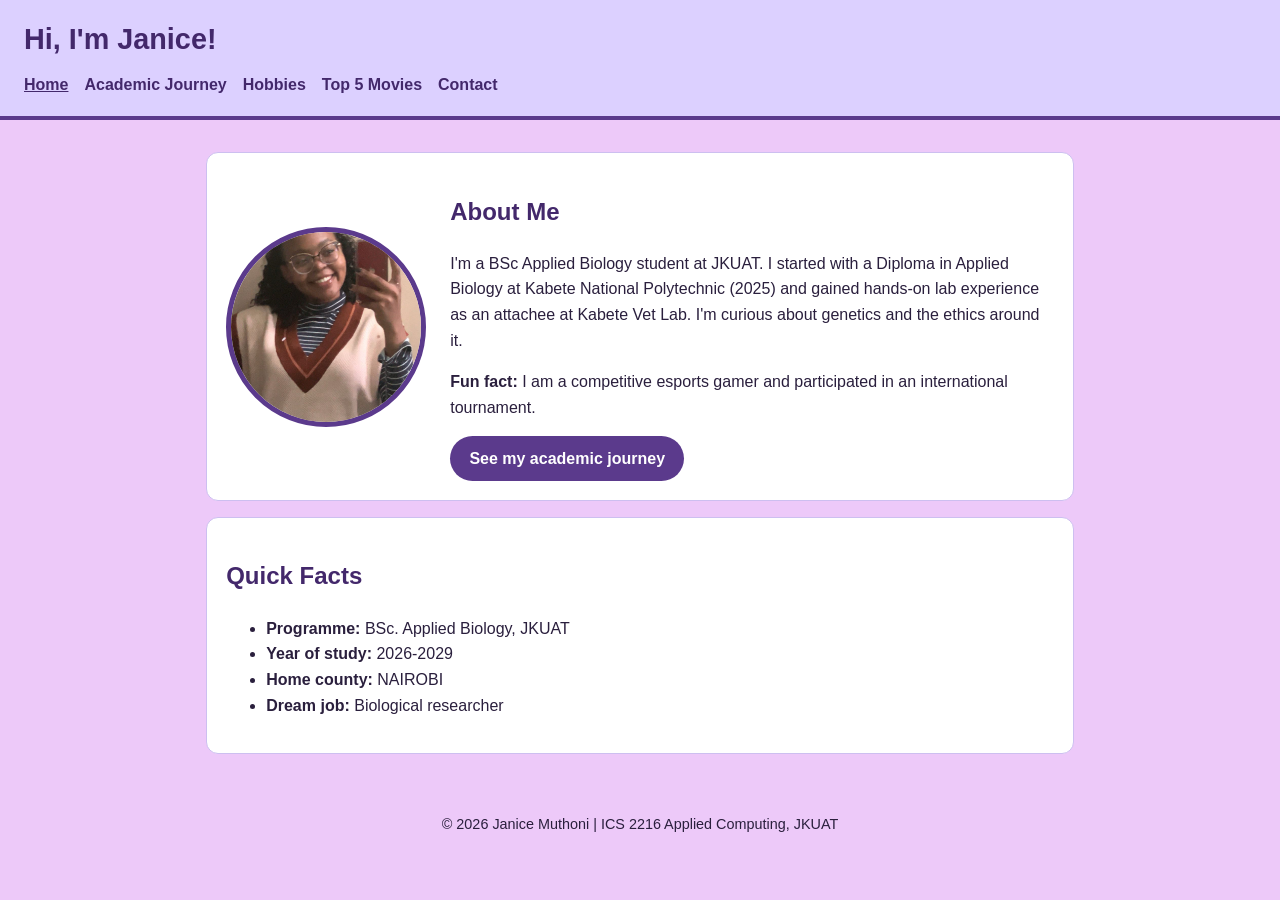
<file: index.html>
<!DOCTYPE html>
<html lang="en">
<head>
  <meta charset="utf-8">
  <meta name="viewport" content="width=device-width, initial-scale=1">
  <title>Home | Janice Muthoni</title>
  <link rel="stylesheet" href="style.css">
</head>
<body>
  <header>
    <h1>Hi, I'm Janice!</h1>
    <nav>
      <a href="index.html" class="active" aria-current="page">Home</a>
      <a href="academic.html">Academic Journey</a>
      <a href="hobbies.html">Hobbies</a>
      <a href="movies.html">Top 5 Movies</a>
      <a href="contact.html">Contact</a>
    </nav>
  </header>

  <main>
    <section class="card hero">
      <img src="images/my-photo.jpg" alt="Photo of Janice Muthoni smiling" class="profile-pic">
      <div>
        <h2>About Me</h2>
        <p>I'm a BSc Applied Biology student at JKUAT. I started with a Diploma in Applied Biology at Kabete National Polytechnic (2025) and gained hands-on lab experience as an attachee at Kabete Vet Lab. I'm curious about genetics and the ethics around it.</p>
        <p><strong>Fun fact:</strong> I am a competitive esports gamer and participated in an international tournament.</p>
        <a class="btn" href="academic.html">See my academic journey</a>
      </div>
    </section>

    <section class="card">
      <h2>Quick Facts</h2>
      <ul>
        <li><strong>Programme:</strong> BSc. Applied Biology, JKUAT</li>
        <li><strong>Year of study:</strong> 2026-2029</li>
        <li><strong>Home county:</strong> NAIROBI</li>
        <li><strong>Dream job:</strong> Biological researcher</li>
      </ul>
    </section>
  </main>

  <footer>
    <p>&copy; 2026 Janice Muthoni | ICS 2216 Applied Computing, JKUAT</p>

</body>
</html>
</file>
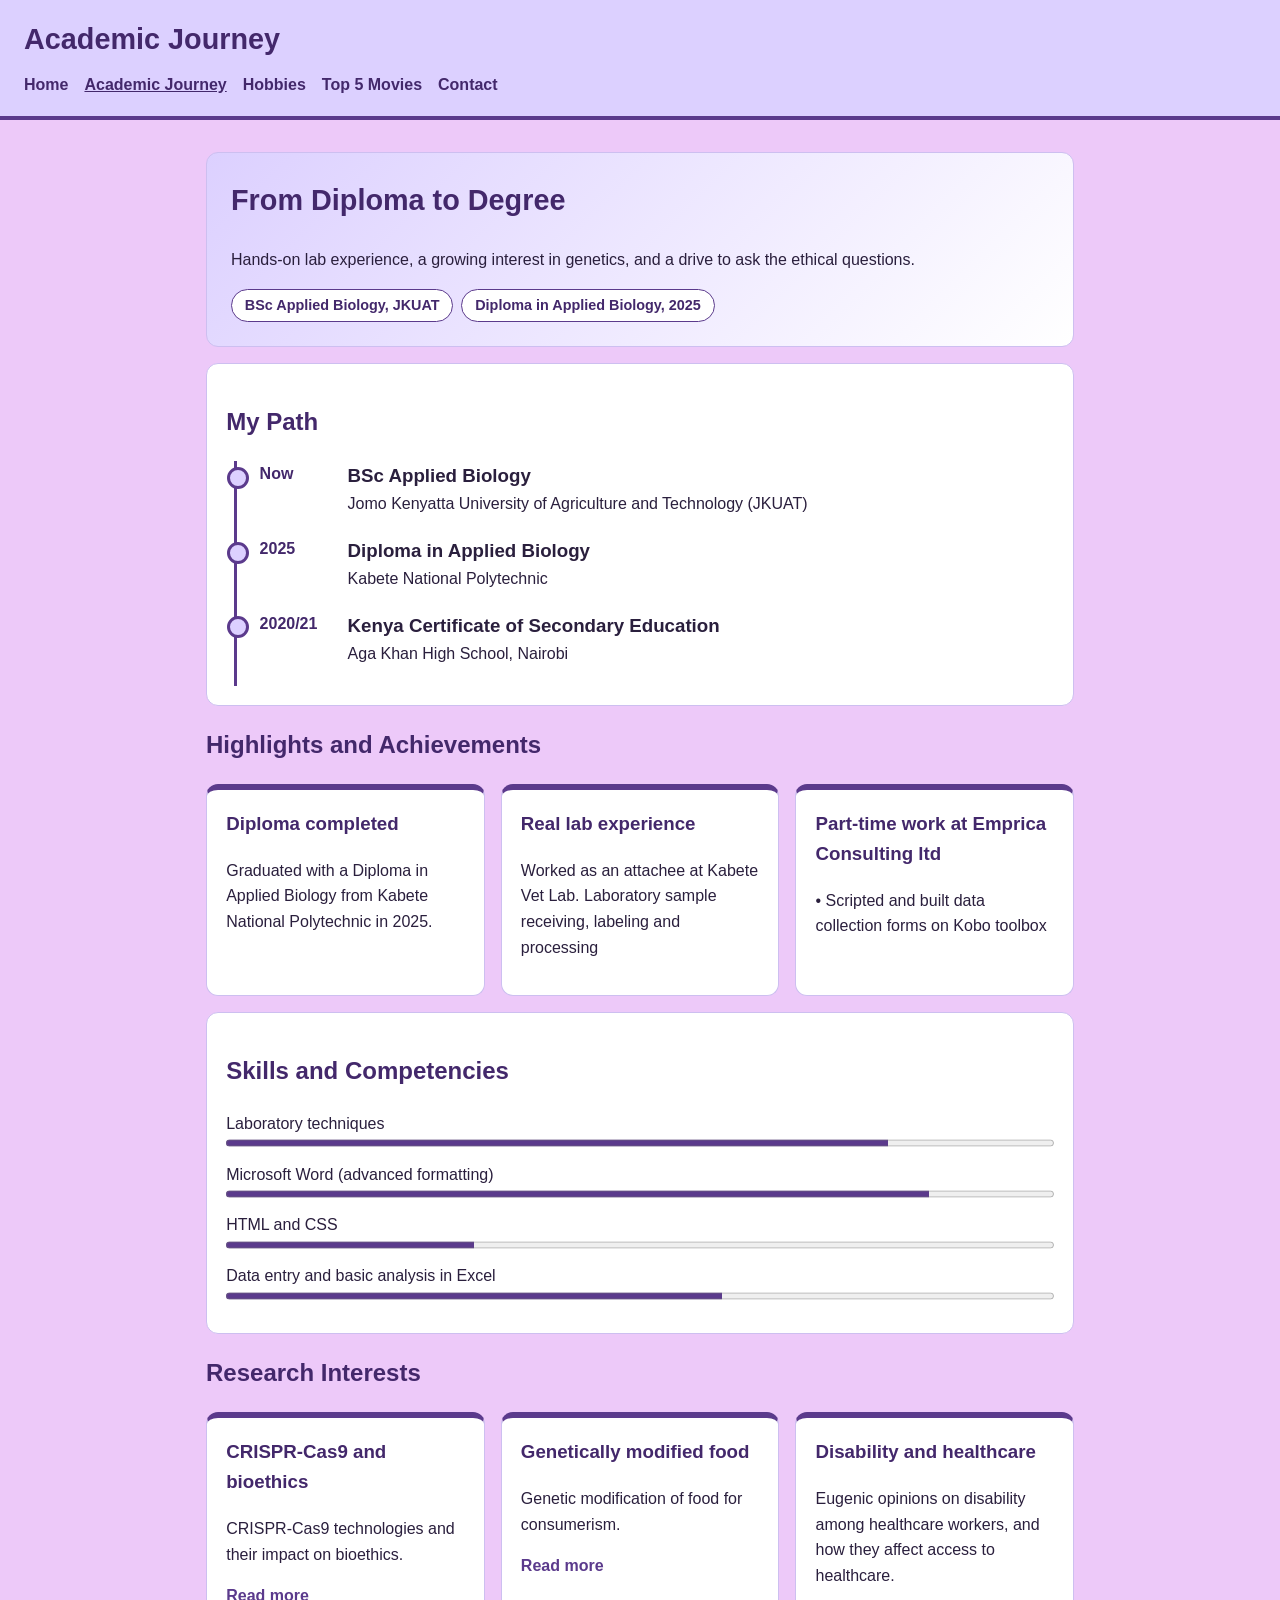
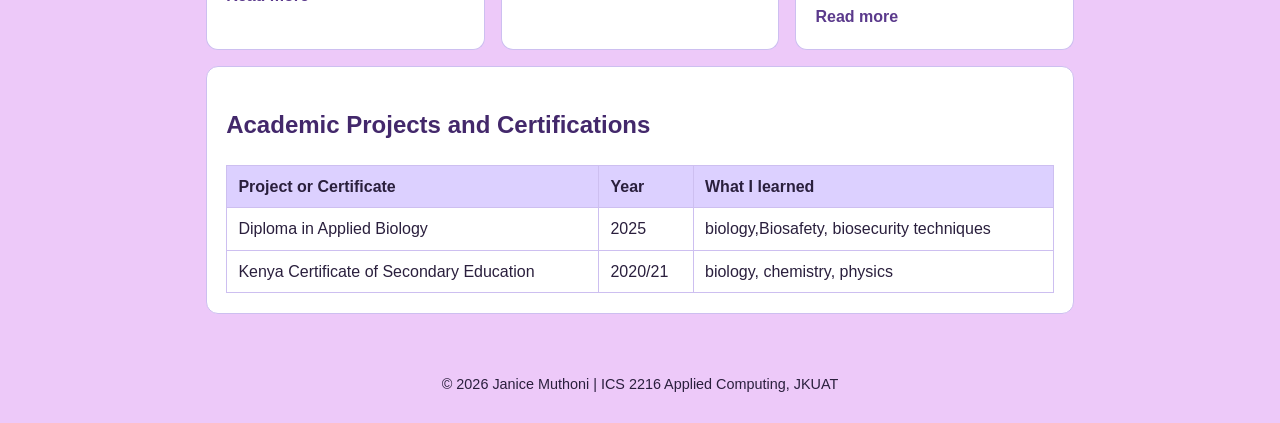
<file: academic.html>
<!DOCTYPE html>
<html lang="en">
<head>
  <meta charset="utf-8">
  <meta name="viewport" content="width=device-width, initial-scale=1">
  <title>Academic Journey | Janice Muthoni</title>
  <link rel="stylesheet" href="style.css">
</head>
<body>
  <header>
    <h1>Academic Journey</h1>
    <nav>
      <a href="index.html">Home</a>
      <a href="academic.html" class="active" aria-current="page">Academic Journey</a>
      <a href="hobbies.html">Hobbies</a>
      <a href="movies.html">Top 5 Movies</a>
      <a href="contact.html">Contact</a>
    </nav>
  </header>

  <main>
    <section class="banner">
      <h2>From Diploma to Degree</h2>
      <p>Hands-on lab experience, a growing interest in genetics, and a drive to ask the ethical questions.</p>
      <ul class="chips">
        <li>BSc Applied Biology, JKUAT</li>
        <li>Diploma in Applied Biology, 2025</li>
      </ul>
    </section>

    <section class="card">
      <h2>My Path</h2>
      <ol class="timeline">
  <li>
    <span class="year">Now</span>
    <div><h3>BSc Applied Biology</h3><p>Jomo Kenyatta University of Agriculture and Technology (JKUAT)</p></div>
  </li>
  <li>
    <span class="year">2025</span>
    <div><h3>Diploma in Applied Biology</h3><p>Kabete National Polytechnic</p></div>
  </li>
  <li>
    <span class="year">2020/21</span>
    <div><h3>Kenya Certificate of Secondary Education</h3><p>Aga Khan High School, Nairobi</p></div>
  </li>
</ol>
    </section>

    <section>
      <h2>Highlights and Achievements</h2>
      <div class="grid">
        <article class="card achievement">
          <h3>Diploma completed</h3>
          <p>Graduated with a Diploma in Applied Biology from Kabete National Polytechnic in 2025.</p>
        </article>
        <article class="card achievement">
          <h3>Real lab experience</h3>
          <p>Worked as an attachee at Kabete Vet Lab. Laboratory sample receiving, labeling and processing </p>
        </article>
        <article class="card achievement">
          <h3>Part-time work at Emprica Consulting ltd</h3>
          <p>•	Scripted and built data collection forms on Kobo toolbox </p>
        </article>
      </div>
    </section>

    <section class="card">
      <h2>Skills and Competencies</h2>
      <div class="skill"><label for="s1">Laboratory techniques</label><progress id="s1" value="80" max="100"></progress></div>
      <div class="skill"><label for="s2">Microsoft Word (advanced formatting)</label><progress id="s2" value="85" max="100"></progress></div>
      <div class="skill"><label for="s3">HTML and CSS</label><progress id="s3" value="30" max="100"></progress></div>
      <div class="skill"><label for="s4">Data entry and basic analysis in Excel </label><progress id="s4" value="60" max="100"></progress></div>
    </section>

    <section>
      <h2>Research Interests</h2>
      <div class="grid">
  <a class="card achievement interest-link" href="https://www.frontiersin.org/journals/microbiology/articles/10.3389/fmicb.2021.657981/full" target="_blank" rel="noopener">
    <h3>CRISPR-Cas9 and bioethics</h3>
    <p>CRISPR-Cas9 technologies and their impact on bioethics.</p>
    <span class="more">Read more</span>
  </a>
  <a class="card achievement interest-link" href="https://www.frontiersin.org/journals/sustainable-food-systems/articles/10.3389/fsufs.2024.1364052/full" target="_blank" rel="noopener">
    <h3>Genetically modified food</h3>
    <p>Genetic modification of food for consumerism.</p>
    <span class="more">Read more</span>
  </a>
  <a class="card achievement interest-link" href="https://www.frontiersin.org/journals/public-health/articles/10.3389/fpubh.2014.00201/full" target="_blank" rel="noopener">
    <h3>Disability and healthcare</h3>
    <p>Eugenic opinions on disability among healthcare workers, and how they affect access to healthcare.</p>
    <span class="more">Read more</span>
  </a>
</div>
    </section>

    <section class="card">
      <h2>Academic Projects and Certifications</h2>
      <div class="table-wrap">
        <table>
          <tr><th>Project or Certificate</th><th>Year</th><th>What I learned</th></tr>
          <tr><td>Diploma in Applied Biology</td><td>2025</td><td>biology,Biosafety, biosecurity techniques  </td></tr>
          <tr><td>Kenya Certificate of Secondary Education</td><td>2020/21</td><td>biology, chemistry, physics </td></tr>
        </table>
      </div>
    </section>
  </main>

  <footer>
    <p>&copy; 2026 Janice Muthoni | ICS 2216 Applied Computing, JKUAT</p>
  </footer>
</body>
</html>
</file>
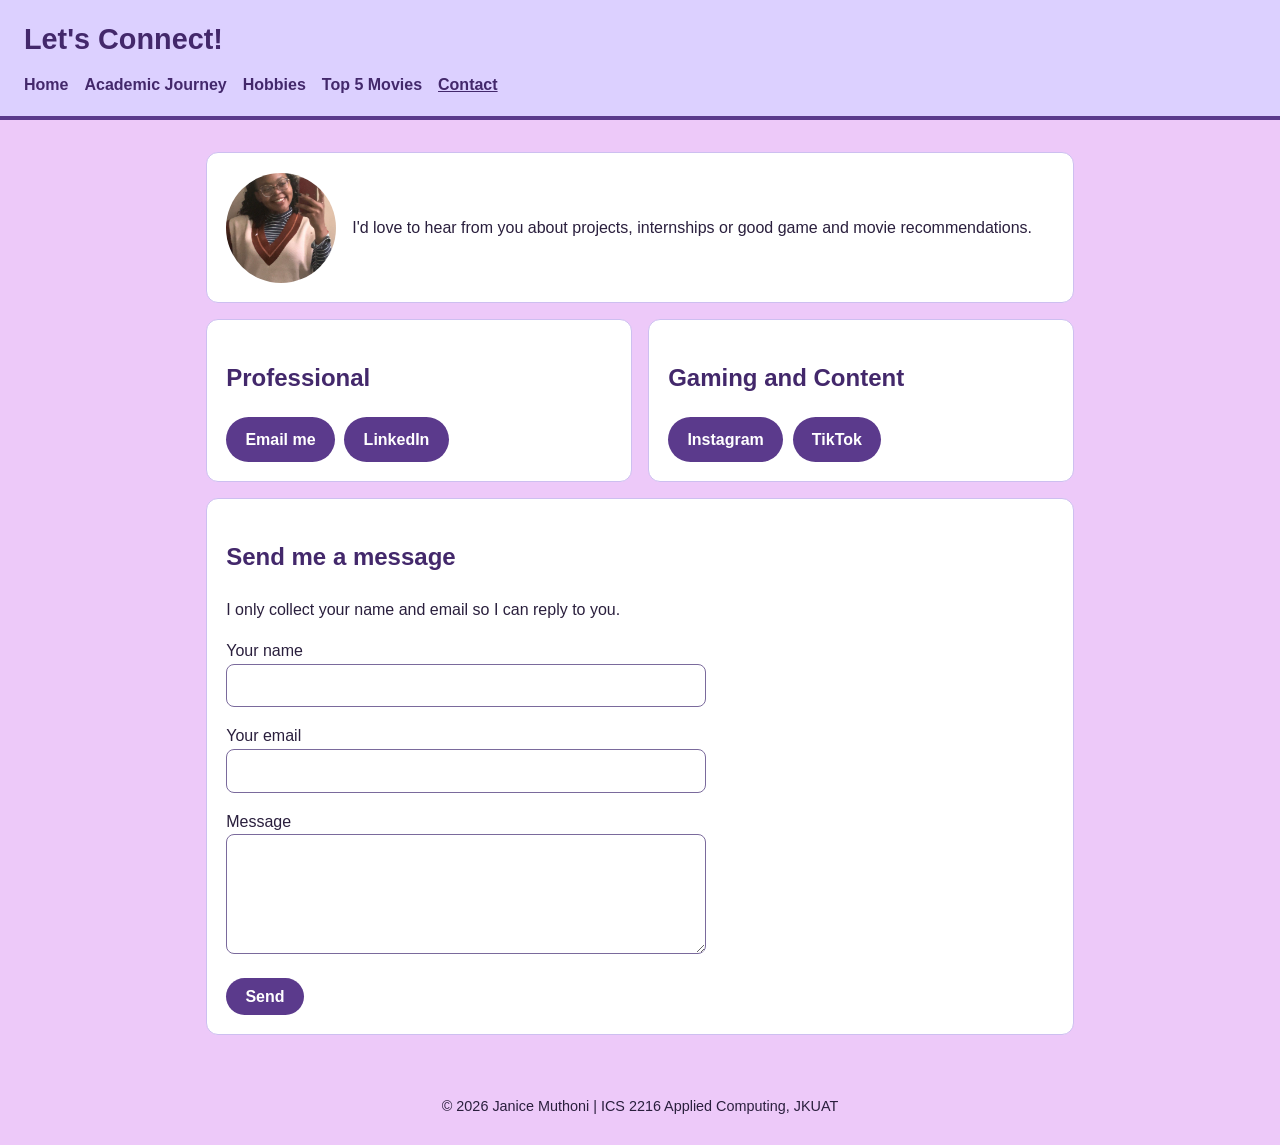
<file: contact.html>
<!DOCTYPE html>
<html lang="en">
<head>
  <meta charset="utf-8">
  <meta name="viewport" content="width=device-width, initial-scale=1">
  <title>Contact | Janice Muthoni</title>
  <link rel="stylesheet" href="style.css">
</head>
<body>
  <header>
    <h1>Let's Connect!</h1>
    <nav>
      <a href="index.html">Home</a>
      <a href="academic.html">Academic Journey</a>
      <a href="hobbies.html">Hobbies</a>
      <a href="movies.html">Top 5 Movies</a>
      <a href="contact.html" class="active" aria-current="page">Contact</a>
    </nav>
  </header>

  <main>
    <section class="card contact-top">
      <img src="images/my-photo.jpg" alt="Me waving, with a welcoming smile" class="small-img">
      <p>I'd love to hear from you about projects, internships or good game and movie recommendations.</p>
    </section>

    <div class="grid">
      <section class="card">
        <h2>Professional</h2>
        <ul class="links">
          <!-- EDIT: your JKUAT student email, not your personal one -->
          <li><a class="btn" href="mailto:janice.muthoni@students.jkuat.ac.ke">Email me</a></li>
          <!-- EDIT: replace YOUR-USERNAME -->
          <li><a class="btn" href="https://www.linkedin.com/in/janice-muthoni-3235b7221" target="_blank" rel="noopener">LinkedIn</a></li>
        </ul>
      </section>
      <section class="card">
        <h2>Gaming and Content</h2>
        <ul class="links">
          <li><a class="btn" href="https://www.instagram.com/monihrt3" target="_blank" rel="noopener">Instagram</a></li>
          <li><a class="btn" href="https://www.tiktok.com/@monihrt3" target="_blank" rel="noopener">TikTok</a></li>
        </ul>
      </section>
    </div>

    <section class="card">
      <h2>Send me a message</h2>
      <p>I only collect your name and email so I can reply to you.</p>
      <!-- EDIT: replace INSTRUCTOR-PROVIDED-ADDRESS when your instructor gives it -->
      <form action="INSTRUCTOR-PROVIDED-ADDRESS" method="post">
        <p><label for="name">Your name</label><br>
        <input type="text" id="name" name="sender_name" required></p>
        <p><label for="email">Your email</label><br>
        <input type="email" id="email" name="sender_email" required></p>
        <p><label for="msg">Message</label><br>
        <textarea id="msg" name="message" rows="4" required></textarea></p>
        <button class="btn" type="submit">Send</button>
      </form>
    </section>
  </main>

  <footer>
    <p>&copy; 2026 Janice Muthoni | ICS 2216 Applied Computing, JKUAT</p>
  </footer>
</body>
</html>
</file>
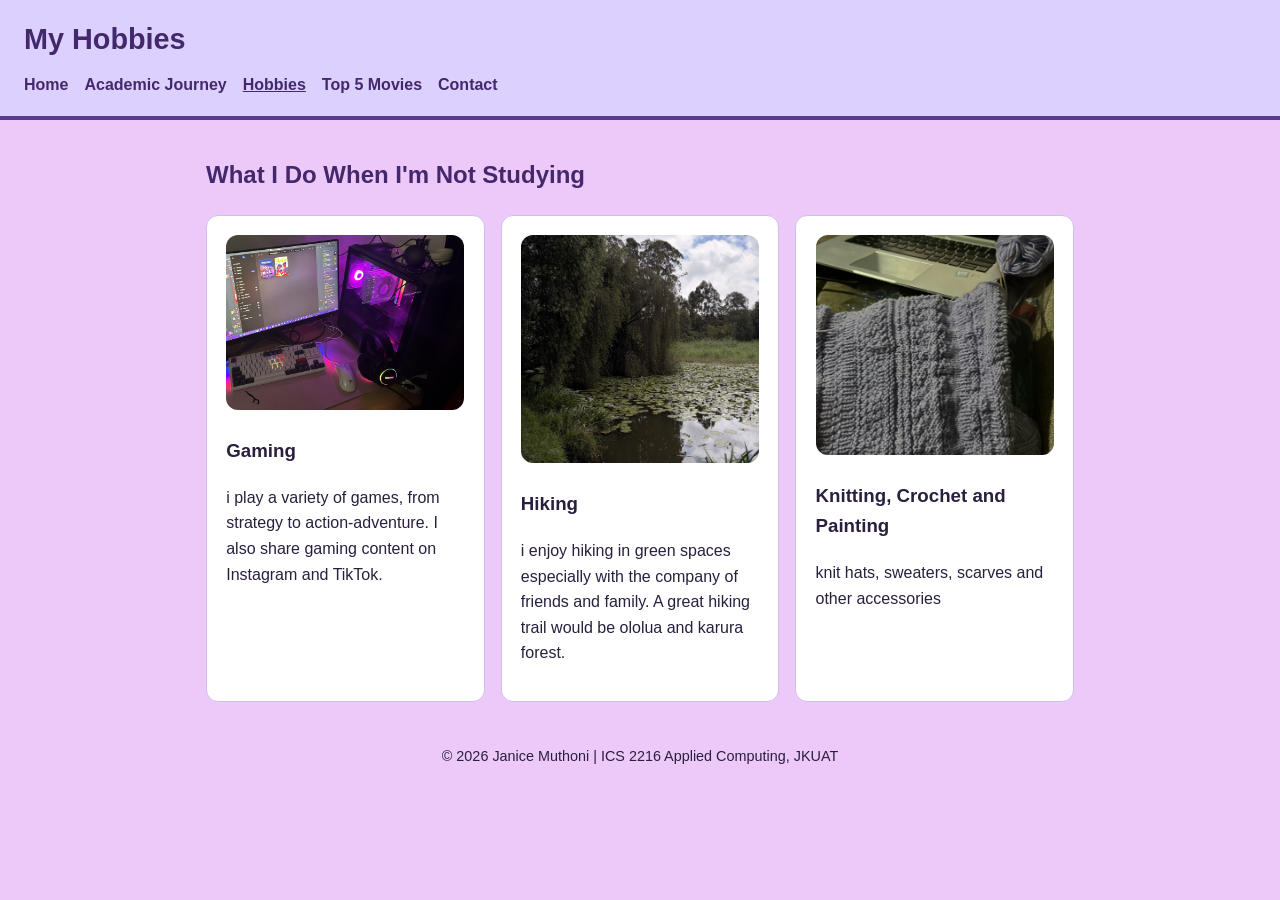
<file: hobbies.html>
<!DOCTYPE html>
<html lang="en">
<head>
  <meta charset="utf-8">
  <meta name="viewport" content="width=device-width, initial-scale=1">
  <title>Hobbies | Janice Muthoni</title>
  <link rel="stylesheet" href="style.css">
</head>
<body>
  <header>
    <h1>My Hobbies</h1>
    <nav>
      <a href="index.html">Home</a>
      <a href="academic.html">Academic Journey</a>
      <a href="hobbies.html" class="active" aria-current="page">Hobbies</a>
      <a href="movies.html">Top 5 Movies</a>
      <a href="contact.html">Contact</a>
    </nav>
  </header>

  <main>
    <h2>What I Do When I'm Not Studying</h2>
    <div class="grid">
      <article class="card">
        <img src="images/hobby-gaming.jpg" alt="image of a personal computer and a monitor with an application displayed on the screen.">
        <h3>Gaming</h3>
        <p>i play a variety of games, from strategy to action-adventure. I also share gaming content on Instagram and TikTok.</p>
      </article>
      <article class="card">
        <img src="images/hobby-hiking.jpg" alt="image of a lake with trees and lillypads in the foreground.">
        <h3>Hiking</h3>
        <p>i enjoy hiking in green spaces especially with the company of friends and family. A great hiking trail would be ololua and karura forest.</p>
      </article>
      <article class="card">
        <img src="images/hobby-crafts.jpg" alt="a knitted blue section of a scarf with knitting needles on the side">
        <h3>Knitting, Crochet and Painting</h3>
        <p>knit hats, sweaters, scarves and other accessories </p>
      </article>
    </div>
  </main>

  <footer>
    <p>&copy; 2026 Janice Muthoni | ICS 2216 Applied Computing, JKUAT</p>
  </footer>
</body>
</html>
</file>
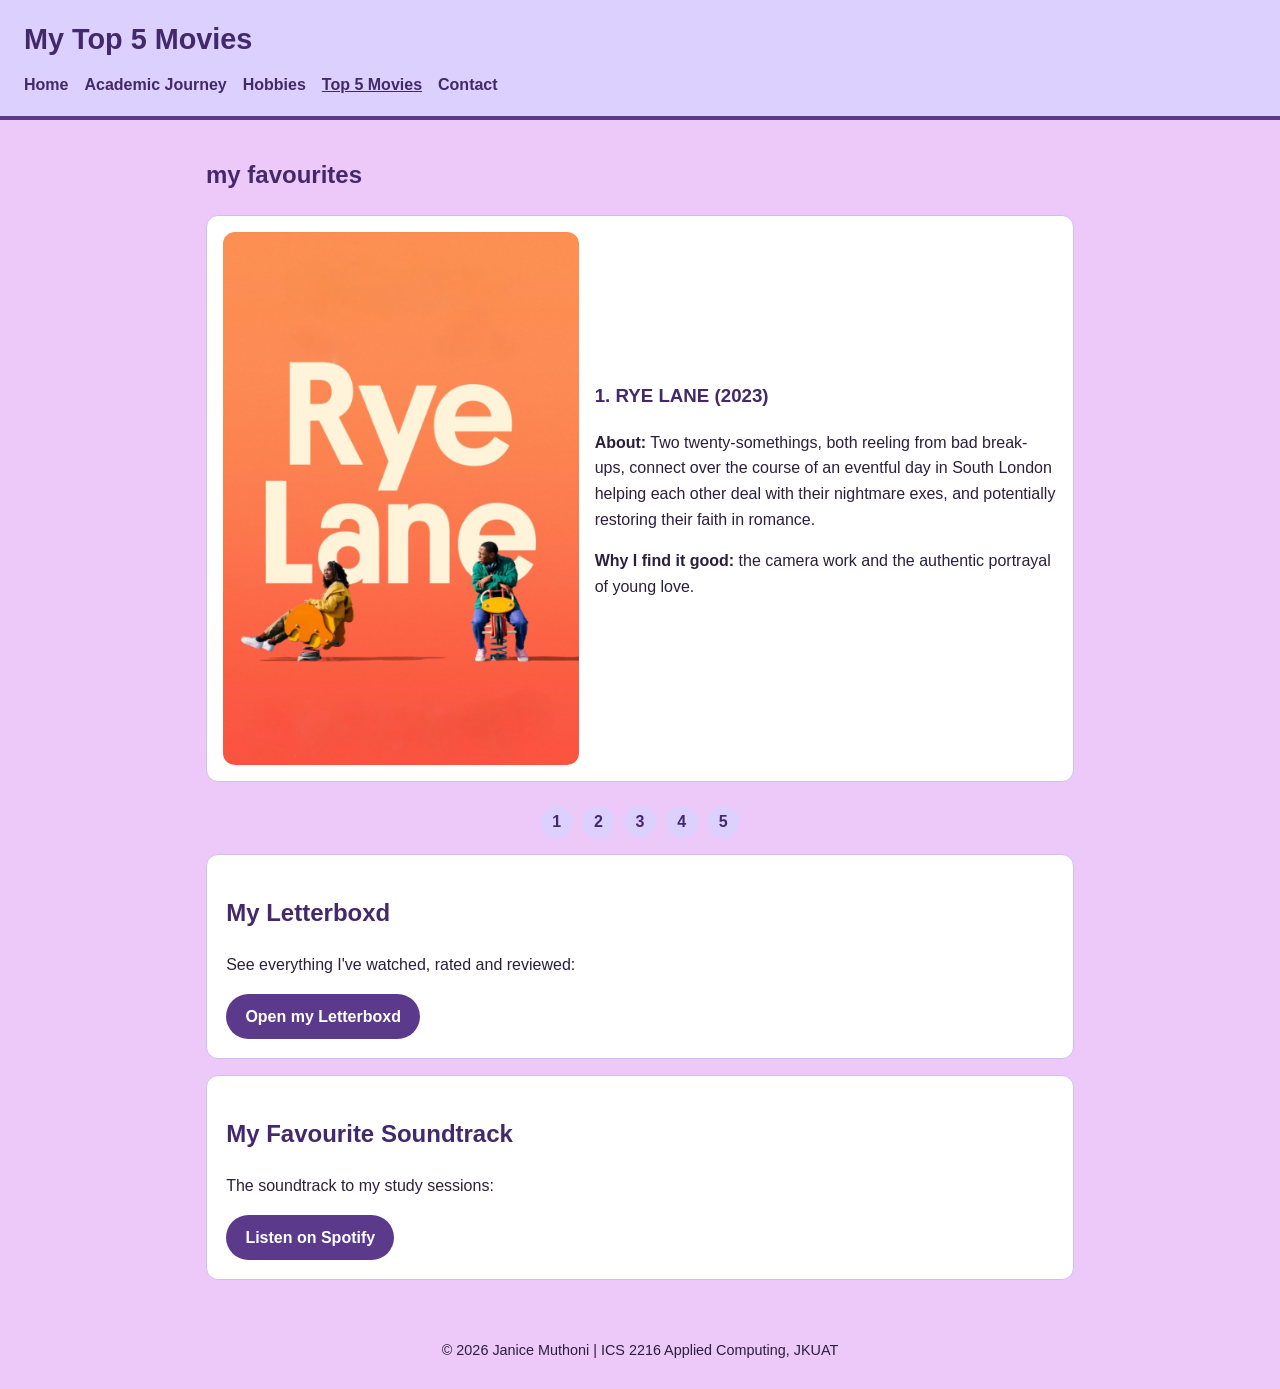
<file: movies.html>
<!DOCTYPE html>
<html lang="en">
<head>
  <meta charset="utf-8">
  <meta name="viewport" content="width=device-width, initial-scale=1">
  <title>Top 5 Movies | Janice Muthoni</title>
  <link rel="stylesheet" href="style.css">
</head>
<body>
  <header>
    <h1>My Top 5 Movies</h1>
    <nav>
      <a href="index.html">Home</a>
      <a href="academic.html">Academic Journey</a>
      <a href="hobbies.html">Hobbies</a>
      <a href="movies.html" class="active" aria-current="page">Top 5 Movies</a>
      <a href="contact.html">Contact</a>
    </nav>
  </header>

  <main>
    <section>
      <h2> my favourites</h2>
      <div class="slides" tabindex="0" aria-label="Top five movies, scroll sideways">
        <article class="slide" id="m1">
          <img src="images/movie1.png" alt=": Promotional poster for the 2023 romantic comedy film Rye Lane, featuring lead actors Vivian Oparah and David Jonsson against vibrant, warm colors evoking South London.">
          <div>
            <h3>1. RYE LANE (2023)</h3>
            <p><strong>About:</strong> Two twenty-somethings, both reeling from bad break-ups, connect over the course of an eventful day in South London  helping each other deal with their nightmare exes, and potentially restoring their faith in romance.</p>
            <p><strong>Why I find it good:</strong> the camera work and the authentic portrayal of young love.</p>
          </div>
        </article>
        <article class="slide" id="m2">
          <img src="images/movie2.png" alt=": Promotional poster for the 2008 musical film Mamma Mia!, featuring the cast against a backdrop of a Greek island.">
          <div>
            <h3>2. MAMMA MIA (2008)</h3>
            <p><strong>About:</strong> A mother. A daughter. Three possible fathers. A trip down the aislE youll never forget.</p>
            <p><strong>Why I find it good:</strong> the catchy soundtrack and the feel-good atmosphere.</p>
          </div>
        </article>
        <article class="slide" id="m3">
          <img src="images/movie3.png" alt=": Promotional poster for the 2014 animated film Big Hero 6, featuring the main character Baymax against a backdrop of San Francisco.">
          <div>
            <h3>3. BIG HERO 6 (2014)</h3>
            <p><strong>About:</strong> A young boy and his robot companion navigate the challenges of high school while trying to solve a mystery.</p>
            <p><strong>Why I find it good:</strong> the heartwarming story and the impressive animation.</p>
          </div>
        </article>
        <article class="slide" id="m4">
          <img src="images/movie4.png" alt=": Promotional poster for the 2018 drama film Beautiful Boy, featuring the lead actors and a somber color scheme.">
          <div>
            <h3>4. BEAUTIFUL BOY (2018)</h3>
            <p><strong>About:</strong> A young boy's journey through the challenges of growing up in a difficult environment.</p>
            <p><strong>Why I find it good:</strong> the powerful performances and the authentic depiction of childhood struggles.</p>
          </div>
        </article>
        <article class="slide" id="m5">
          <img src="images/movie5.png" alt=": Promotional poster for the 2026 science fiction film Project Hail Mary, featuring the main character and a futuristic setting.">
          <div>
            <h3>5. PROJECT HAIL MARY (2026)</h3>
            <p><strong>About:</strong> A lone astronaut must save the world from an alien threat.</p>
            <p><strong>Why I find it good:</strong> the engaging storyline and the impressive visual effects.</p>
          </div>
        </article>
      </div>

      <ul class="dots">
        <li><a href="#m1" aria-label="Movie 1">1</a></li>
        <li><a href="#m2" aria-label="Movie 2">2</a></li>
        <li><a href="#m3" aria-label="Movie 3">3</a></li>
        <li><a href="#m4" aria-label="Movie 4">4</a></li>
        <li><a href="#m5" aria-label="Movie 5">5</a></li>
      </ul>
    </section>

    <section class="card">
      <h2>My Letterboxd</h2>
      <p>See everything I've watched, rated and reviewed:</p>
      <a class="btn" href="https://letterboxd.com/monihrt/" target="_blank" rel="noopener">Open my Letterboxd</a>
    </section>

    <section class="card">
      <h2>My Favourite Soundtrack</h2>
      <p>The soundtrack to my study sessions:</p>
      <a class="btn" href="https://open.spotify.com/playlist/0fcFP3w3EC78ZG80IcpXZj?si=a7f236da086f4037" target="_blank" rel="noopener">Listen on Spotify</a>
    </section>
  </main>

  <footer>
    <p>&copy; 2026 Janice Muthoni | ICS 2216 Applied Computing, JKUAT</p>
  </footer>
</body>
</html>
</file>
<file: style.css>
:root {
  --lav: #DCD0FF;
  --pink: #EDC9F9;
  --ink: #2a1f3d;
  --brand: #5b3a8c;
  --brand-dark: #43286b;
  --card: #ffffff;
  --line: #cdbff0;
}
* { box-sizing: border-box; }
body {
  margin: 0;
  font-family: "Segoe UI", Arial, sans-serif;
  background: var(--pink);
  color: var(--ink);
  line-height: 1.6;
}
a { color: var(--brand); }
a:focus-visible, button:focus-visible, input:focus-visible,
textarea:focus-visible, .slides:focus-visible { outline: 3px solid var(--brand-dark); outline-offset: 2px; }

/* Header and navigation */
header { background: var(--lav); padding: 1rem 1.5rem; border-bottom: 4px solid var(--brand); }
header h1 { margin: 0 0 .4rem; font-size: 1.8rem; color: var(--brand-dark); }
nav { display: flex; flex-wrap: wrap; gap: .3rem 1rem; }
nav a { color: var(--brand-dark); font-weight: 700; text-decoration: none; padding: .2rem 0; }
nav a:hover, nav a.active { text-decoration: underline; }

main { max-width: 900px; margin: auto; padding: 1rem; }
h2 { color: var(--brand-dark); }
img { max-width: 100%; height: auto; border-radius: 12px; }
footer { text-align: center; padding: 1.5rem; font-size: .9rem; }
footer p { margin: .2rem 0; }

/* Cards, grid, buttons */
.card { background: var(--card); padding: 1.2rem; border-radius: 12px; border: 1px solid var(--line); margin: 1rem 0; }
.grid { display: grid; grid-template-columns: repeat(auto-fit, minmax(220px, 1fr)); gap: 1rem; }
.grid .card { margin: 0; }
.btn {
  display: inline-block; background: var(--brand); color: #fff; padding: .6rem 1.2rem;
  border: 0; border-radius: 999px; text-decoration: none; font-weight: 700; font-size: 1rem; cursor: pointer;
}
.btn:hover { background: var(--brand-dark); }

/* Home */
.hero { display: flex; gap: 1.5rem; align-items: center; flex-wrap: wrap; }
.hero > div { flex: 1 1 280px; }
.profile-pic { width: 200px; height: 200px; object-fit: cover; border-radius: 50%; border: 5px solid var(--brand); }

/* Academic Journey */
.banner { background: linear-gradient(135deg, var(--lav), #ffffff); border: 1px solid var(--line); border-radius: 12px; padding: 1.5rem; margin: 1rem 0; }
.banner h2 { margin-top: 0; font-size: 1.8rem; }
.chips { list-style: none; padding: 0; margin: 0; display: flex; flex-wrap: wrap; gap: .5rem; }
.chips li { background: #fff; border: 1px solid var(--brand); color: var(--brand-dark); border-radius: 999px; padding: .25rem .8rem; font-weight: 600; font-size: .9rem; }
.timeline { list-style: none; padding: 0; margin: 0 0 0 .5rem; border-left: 3px solid var(--brand); }
.timeline li { position: relative; display: flex; gap: 1rem; padding: 0 0 1.2rem 1.4rem; }
.timeline li::before { content: ""; position: absolute; left: -10px; top: .35rem; width: 16px; height: 16px; border-radius: 50%; background: var(--lav); border: 3px solid var(--brand); }
.timeline .year { font-weight: 700; color: var(--brand-dark); min-width: 4.5rem; }
.timeline h3, .timeline p { margin: 0; }
.achievement { border-top: 6px solid var(--brand); }
.achievement h3 { margin-top: 0; color: var(--brand-dark); }
.skill { margin: .7rem 0; }
progress { display: block; width: 100%; height: 14px; accent-color: var(--brand); }
.table-wrap { overflow-x: auto; }
table { border-collapse: collapse; width: 100%; }
th, td { border: 1px solid var(--line); padding: .5rem .7rem; text-align: left; }
th { background: var(--lav); }

/* Movies: swipeable collage */
.slides { display: flex; gap: 1rem; overflow-x: auto; scroll-snap-type: x mandatory; scroll-behavior: smooth; padding-bottom: .5rem; }
.slide {
  flex: 0 0 100%; scroll-snap-align: center; background: var(--card); border: 1px solid var(--line);
  border-radius: 12px; padding: 1rem; display: grid; grid-template-columns: minmax(0, 1fr) minmax(0, 1.3fr);
  gap: 1rem; align-items: center;
}
.slide img { width: 100%; aspect-ratio: 2 / 3; object-fit: cover; }
.slide h3 { margin-top: 0; color: var(--brand-dark); }
.dots { list-style: none; padding: 0; display: flex; justify-content: center; gap: .6rem; }
.dots a { display: inline-block; width: 2rem; height: 2rem; line-height: 2rem; text-align: center; border-radius: 50%; background: var(--lav); color: var(--brand-dark); font-weight: 700; text-decoration: none; }
.dots a:hover { background: var(--brand); color: #fff; }

/* Contact */
.contact-top { display: flex; align-items: center; gap: 1rem; flex-wrap: wrap; }
.contact-top p { flex: 1 1 240px; margin: 0; }
.small-img { width: 110px; height: 110px; object-fit: cover; border-radius: 50%; }
.links { list-style: none; padding: 0; display: flex; flex-wrap: wrap; gap: .6rem; margin: 0; }
input, textarea { width: 100%; max-width: 480px; padding: .5rem; border: 1px solid #7a6a9c; border-radius: 8px; font: inherit; }

/* Phones */
@media (max-width: 600px) {
  header h1 { font-size: 1.4rem; }
  .slide { grid-template-columns: 1fr; }
  .slide img { aspect-ratio: 3 / 2; }
  .timeline li { flex-direction: column; gap: 0; }
}
/* Clickable research interest cards */
.interest-link { display: block; color: inherit; text-decoration: none; }
.interest-link:hover { border-color: var(--brand); box-shadow: 0 4px 12px rgba(67, 40, 107, .25); }
.interest-link .more { color: var(--brand); font-weight: 700; }
.interest-link:hover .more { text-decoration: underline; }
</file>
